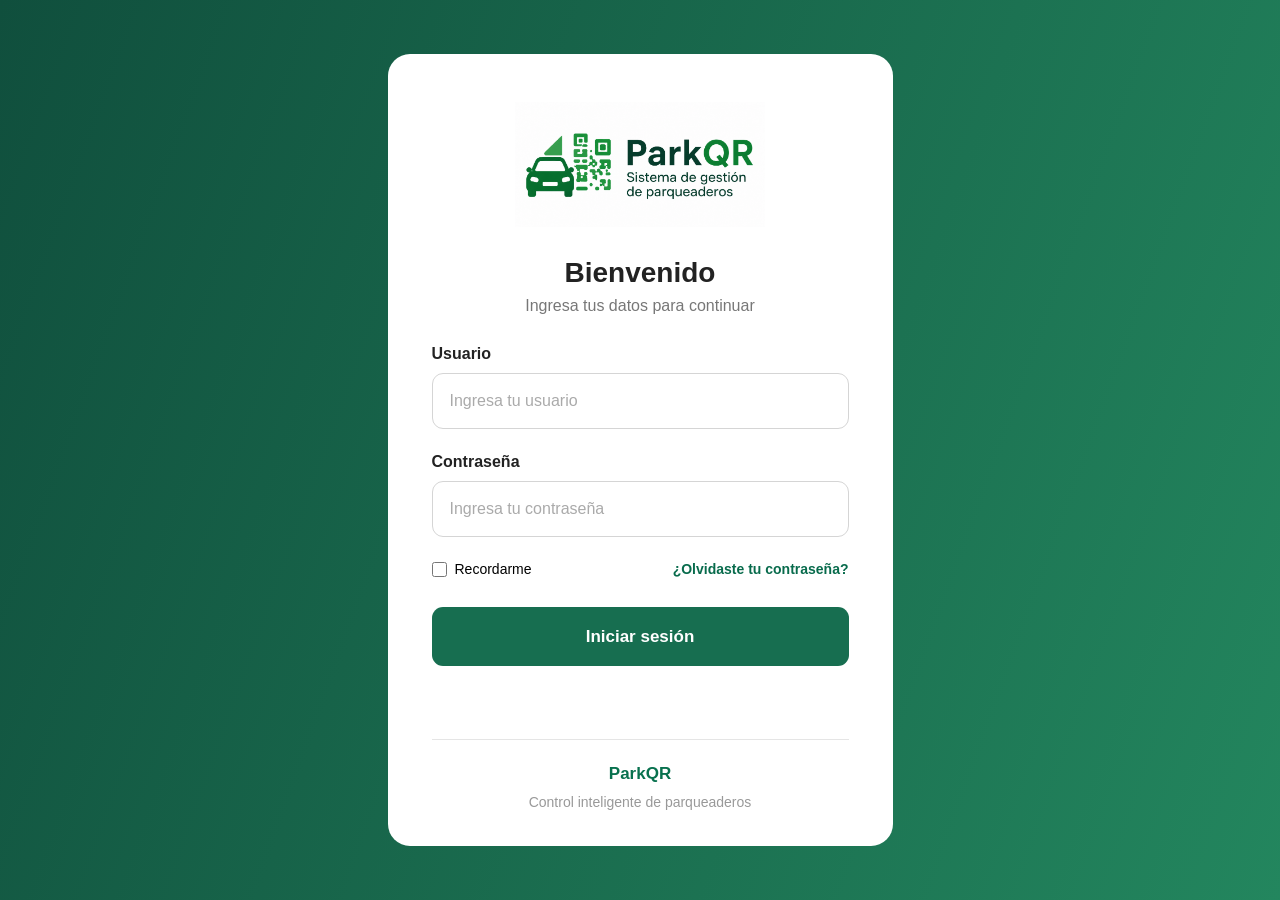
<file: src/main/webapp/index.html>
<!DOCTYPE html>
<html lang="es">
<head>
    <meta charset="UTF-8">
    <meta name="viewport" content="width=device-width, initial-scale=1.0">
    <title>ParkQR | Inicio de sesión</title>
    <link rel="stylesheet" href="css/estilos.css">
</head>
<body>

<main class="login-container">

    <div class="login-header">
        <img src="img/logo QR2.png" alt="Logo ParkQR">
        <h2>Bienvenido</h2>
        <p>Ingresa tus datos para continuar</p>
    </div>

    <form id="loginForm" action="login" method="POST">

        <label for="usuario">Usuario</label>
        <input
                type="text"
                id="usuario"
                name="usuario"
                placeholder="Ingresa tu usuario"
                required
        >

        <label for="password">Contraseña</label>
        <input
                type="password"
                id="password"
                name="password"
                placeholder="Ingresa tu contraseña"
                required
        >

        <div class="options">
            <label class="remember">
                <input type="checkbox" id="recordarme">
                Recordarme
            </label>

            <a href="#">¿Olvidaste tu contraseña?</a>
        </div>

        <button type="submit">Iniciar sesión</button>

        <p id="mensaje"></p>

    </form>

    <footer>
        <strong>ParkQR</strong>
        <p>Control inteligente de parqueaderos</p>
    </footer>

</main>

</body>
</html>
</file>
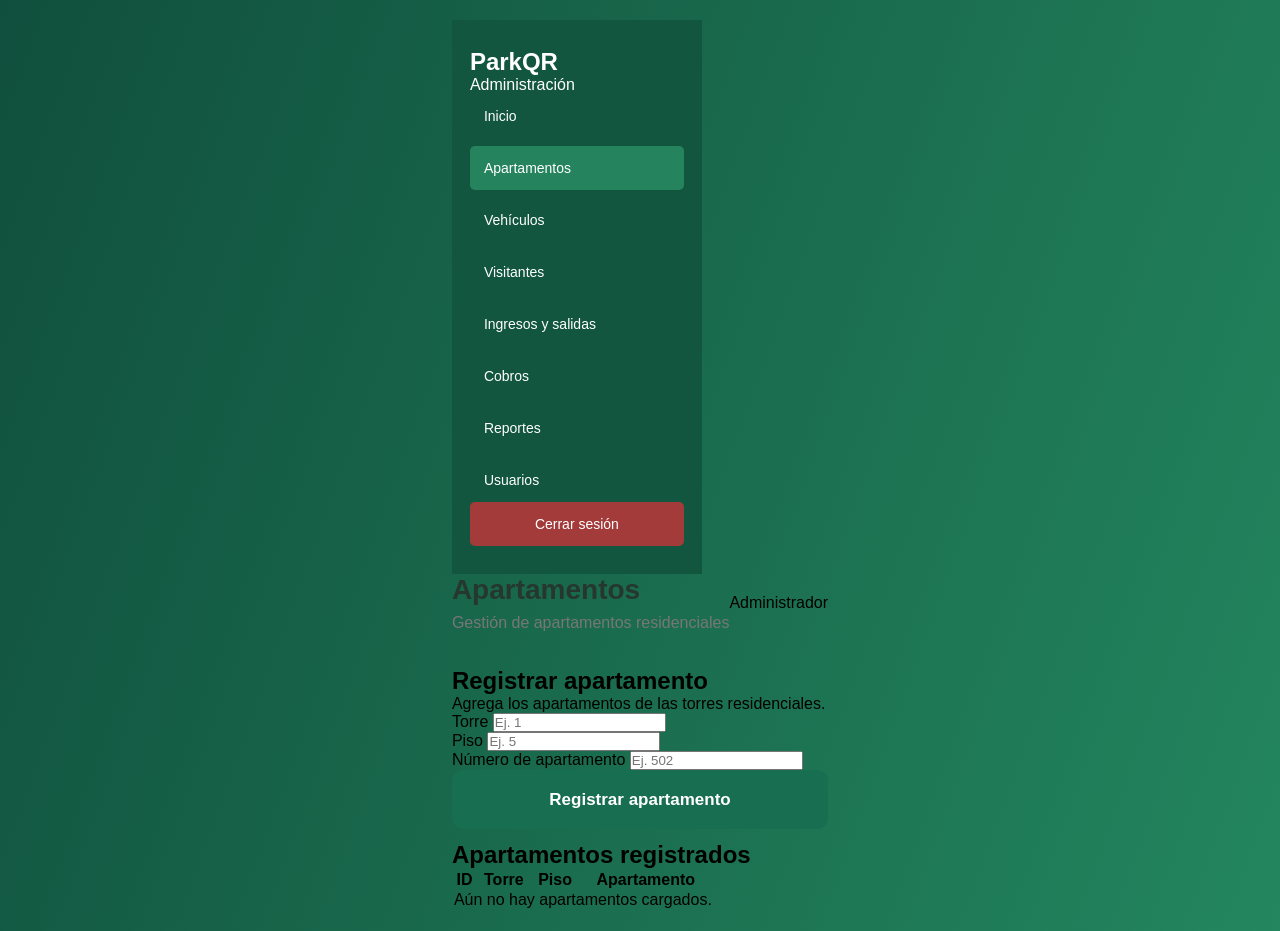
<file: src/main/webapp/apartamentos.html>
<!DOCTYPE html>
<html lang="es">
<head>
    <meta charset="UTF-8">
    <meta name="viewport" content="width=device-width, initial-scale=1.0">
    <title>ParkQR | Apartamentos</title>
    <link rel="stylesheet" href="css/dashboard.css">
    <link rel="stylesheet" href="css/estilos.css">
</head>
<body>

<div class="dashboard-container">

    <aside class="sidebar">
        <div class="sidebar-header">
            <h2>ParkQR</h2>
            <p>Administración</p>
        </div>

        <nav>
            <a href="dashboard.html">Inicio</a>
            <a href="apartamentos.html" class="active">Apartamentos</a>
            <a href="#">Vehículos</a>
            <a href="#">Visitantes</a>
            <a href="#">Ingresos y salidas</a>
            <a href="#">Cobros</a>
            <a href="#">Reportes</a>
            <a href="#">Usuarios</a>
        </nav>

        <a href="index.html" class="logout">Cerrar sesión</a>
    </aside>

    <main class="main-content">

        <header class="topbar">
            <div>
                <h1>Apartamentos</h1>
                <p>Gestión de apartamentos residenciales</p>
            </div>
            <span>Administrador</span>
        </header>

        <section class="content-section">

            <div class="section-heading">
                <div>
                    <h2>Registrar apartamento</h2>
                    <p>Agrega los apartamentos de las torres residenciales.</p>
                </div>
            </div>

            <div class="form-card">

                <form id="formApartamento">

                    <div class="form-grid">

                        <div>
                            <label for="torre">Torre</label>
                            <input type="number" id="torre"
                                   min="1" placeholder="Ej. 1" required>
                        </div>

                        <div>
                            <label for="piso">Piso</label>
                            <input type="number" id="piso"
                                   min="1" placeholder="Ej. 5" required>
                        </div>

                        <div>
                            <label for="numero">Número de apartamento</label>
                            <input type="number" id="numero"
                                   min="1" placeholder="Ej. 502" required>
                        </div>

                    </div>

                    <button type="submit">Registrar apartamento</button>
                    <p id="mensaje"></p>

                </form>

            </div>

            <div class="table-card">
                <h2>Apartamentos registrados</h2>

                <table>
                    <thead>
                    <tr>
                        <th>ID</th>
                        <th>Torre</th>
                        <th>Piso</th>
                        <th>Apartamento</th>
                    </tr>
                    </thead>

                    <tbody id="tablaApartamentos">
                    <tr>
                        <td colspan="4">
                            Aún no hay apartamentos cargados.
                        </td>
                    </tr>
                    </tbody>
                </table>
            </div>

        </section>

    </main>

</div>

</body>
</html>
</file>
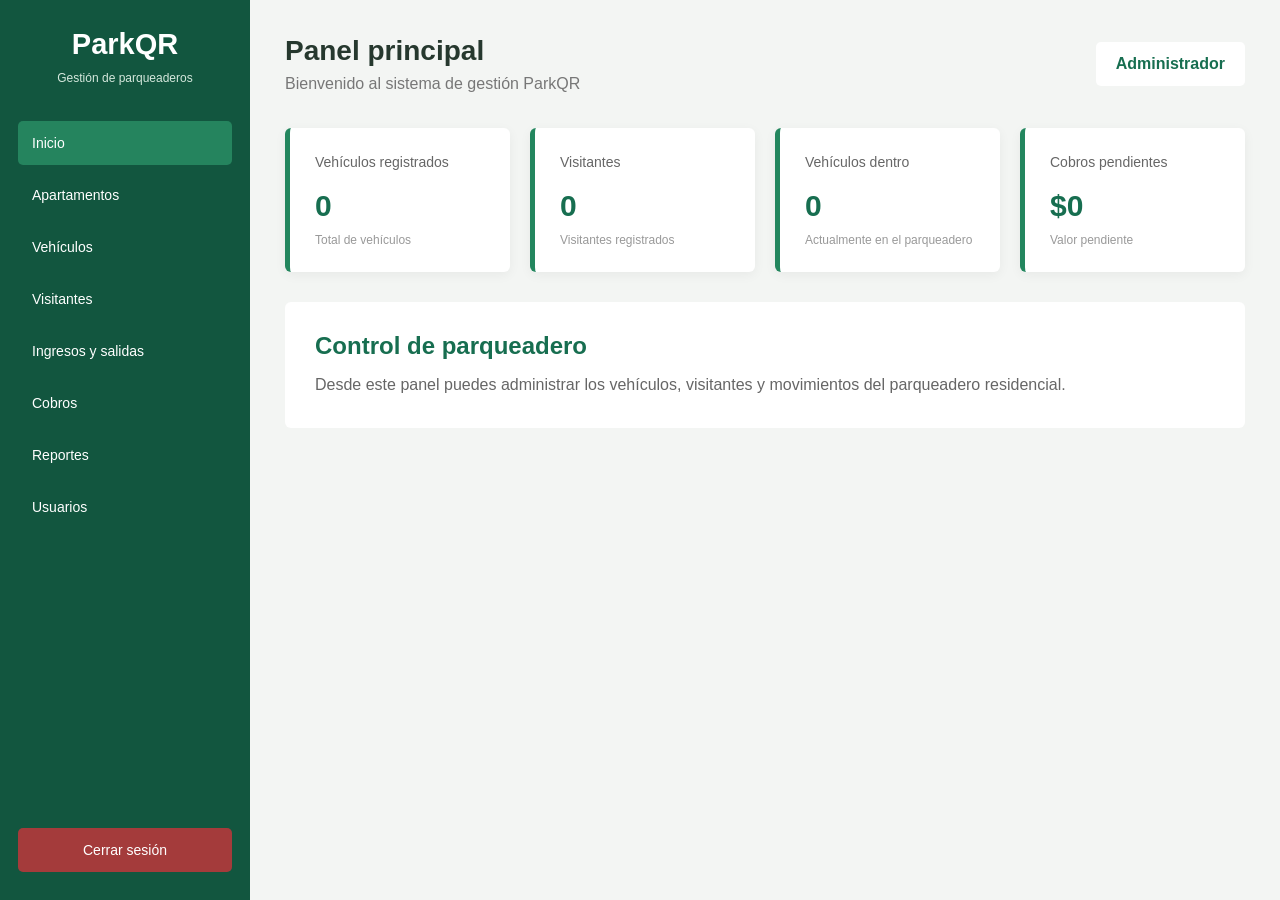
<file: src/main/webapp/dashboard.html>
<!DOCTYPE html>
<html lang="es">
<head>
    <meta charset="UTF-8">
    <meta name="viewport" content="width=device-width, initial-scale=1.0">
    <title>ParkQR | Panel principal</title>
    <link rel="stylesheet" href="css/dashboard.css">
</head>
<body>

<div class="sidebar">
    <div class="brand">
        <h2>ParkQR</h2>
        <span>Gestión de parqueaderos</span>
    </div>

    <nav>
        <a class="active" href="dashboard.html">Inicio</a>
        <a href="apartamentos">Apartamentos</a>
        <a href="vehiculos">Vehículos</a>
        <a href="visitantes">Visitantes</a>
        <a href="#">Ingresos y salidas</a>
        <a href="#">Cobros</a>
        <a href="#">Reportes</a>
        <a href="#">Usuarios</a>
    </nav>

    <a class="logout" href="index.html">Cerrar sesión</a>
</div>

<main class="content">

    <header>
        <div>
            <h1>Panel principal</h1>
            <p>Bienvenido al sistema de gestión ParkQR</p>
        </div>
        <div class="user-info">Administrador</div>
    </header>

    <section class="cards">

        <article class="card">
            <span>Vehículos registrados</span>
            <h2>0</h2>
            <p>Total de vehículos</p>
        </article>

        <article class="card">
            <span>Visitantes</span>
            <h2>0</h2>
            <p>Visitantes registrados</p>
        </article>

        <article class="card">
            <span>Vehículos dentro</span>
            <h2>0</h2>
            <p>Actualmente en el parqueadero</p>
        </article>

        <article class="card">
            <span>Cobros pendientes</span>
            <h2>$0</h2>
            <p>Valor pendiente</p>
        </article>

    </section>

    <section class="welcome">
        <h2>Control de parqueadero</h2>
        <p>
            Desde este panel puedes administrar los vehículos,
            visitantes y movimientos del parqueadero residencial.
        </p>
    </section>

</main>

</body>
</html>
</file>
<file: src/main/webapp/css/estilos.css>
* {
    margin: 0;
    padding: 0;
    box-sizing: border-box;
    font-family: Arial, sans-serif;
}

body {
    min-height: 100vh;
    display: flex;
    justify-content: center;
    align-items: center;
    background: linear-gradient(110deg, #104f3d, #23865e);
    padding: 20px;
}

.login-container {
    width: 505px;
    max-width: 100%;
    background: #ffffff;
    padding: 48px 44px 36px;
    border-radius: 22px;
}

.login-header {
    text-align: center;
}

.login-header img {
    display: block;
    width: 100%;
    max-width: 405px;
    height: 125px;
    object-fit: contain;
    margin: 0 auto 30px;
}

.login-header h2 {
    font-size: 28px;
    color: #222;
    margin-bottom: 8px;
}

.login-header p {
    color: #777;
    font-size: 16px;
    margin-bottom: 30px;
}

form > label {
    display: block;
    font-weight: bold;
    margin-bottom: 10px;
    color: #222;
}

form > input {
    width: 100%;
    height: 56px;
    padding: 0 17px;
    border: 1px solid #d5d5d5;
    border-radius: 11px;
    font-size: 16px;
    margin-bottom: 24px;
    outline: none;
}

form > input:focus {
    border-color: #167454;
}

form > input::placeholder {
    color: #aaa;
}

.options {
    display: flex;
    justify-content: space-between;
    align-items: center;
    gap: 10px;
    margin: 0 0 30px;
    font-size: 14px;
}

.remember {
    display: flex;
    align-items: center;
    gap: 8px;
    white-space: nowrap;
}

.remember input {
    width: 15px;
    height: 15px;
}

.options a {
    color: #086b4c;
    text-decoration: none;
    font-weight: bold;
}

.options a:hover {
    text-decoration: underline;
}

form button {
    width: 100%;
    height: 59px;
    background: #176e50;
    border: none;
    border-radius: 11px;
    color: white;
    font-size: 17px;
    font-weight: bold;
    cursor: pointer;
}

form button:hover {
    background: #105c42;
}

#mensaje {
    text-align: center;
    margin-top: 12px;
}

footer {
    border-top: 1px solid #e5e5e5;
    margin-top: 73px;
    padding-top: 24px;
    text-align: center;
}

footer strong {
    color: #08714e;
    font-size: 17px;
}

footer p {
    color: #999;
    font-size: 14px;
    margin-top: 10px;
}

@media (max-width: 550px) {
    .login-container {
        padding: 35px 25px;
    }

    .login-header img {
        height: auto;
    }

    .options {
        flex-wrap: wrap;
    }
}
</file>
<file: src/main/webapp/css/dashboard.css>
* {
    margin: 0;
    padding: 0;
    box-sizing: border-box;
    font-family: Arial, sans-serif;
}

body {
    display: flex;
    min-height: 100vh;
    background: #f3f5f3;
}

.sidebar {
    width: 250px;
    background: #12563f;
    color: white;
    padding: 28px 18px;
    display: flex;
    flex-direction: column;
}

.brand {
    text-align: center;
    padding-bottom: 35px;
}

.brand h2 {
    font-size: 29px;
    margin-bottom: 7px;
}

.brand span {
    font-size: 12px;
    color: #d5e8dd;
}

.sidebar nav {
    display: flex;
    flex-direction: column;
    gap: 8px;
}

.sidebar nav a,
.logout {
    color: white;
    text-decoration: none;
    padding: 14px;
    font-size: 14px;
    border-radius: 5px;
}

.sidebar nav a:hover,
.sidebar nav a.active {
    background: #25845e;
}

.logout {
    margin-top: auto;
    background: #a43b3b;
    text-align: center;
}

.content {
    flex: 1;
    padding: 35px;
}

header {
    display: flex;
    justify-content: space-between;
    align-items: center;
    margin-bottom: 35px;
}

header h1 {
    color: #26382e;
    font-size: 28px;
}

header p {
    color: #777;
    margin-top: 8px;
}

.user-info {
    background: white;
    padding: 13px 20px;
    border-radius: 5px;
    color: #176e50;
    font-weight: bold;
}

.cards {
    display: grid;
    grid-template-columns: repeat(4, 1fr);
    gap: 20px;
}

.card {
    background: white;
    padding: 25px;
    border-left: 5px solid #23865e;
    border-radius: 6px;
    box-shadow: 0 3px 12px rgba(0,0,0,0.05);
}

.card span {
    color: #666;
    font-size: 14px;
}

.card h2 {
    color: #176e50;
    font-size: 30px;
    margin: 18px 0 10px;
}

.card p {
    color: #999;
    font-size: 12px;
}

.welcome {
    background: white;
    padding: 30px;
    margin-top: 30px;
    border-radius: 6px;
}

.welcome h2 {
    color: #176e50;
    margin-bottom: 12px;
}

.welcome p {
    color: #666;
    line-height: 1.6;
}

@media (max-width: 900px) {
    .cards {
        grid-template-columns: repeat(2, 1fr);
    }
}

@media (max-width: 600px) {
    body {
        flex-direction: column;
    }

    .sidebar {
        width: 100%;
    }

    .cards {
        grid-template-columns: 1fr;
    }
}
</file>
